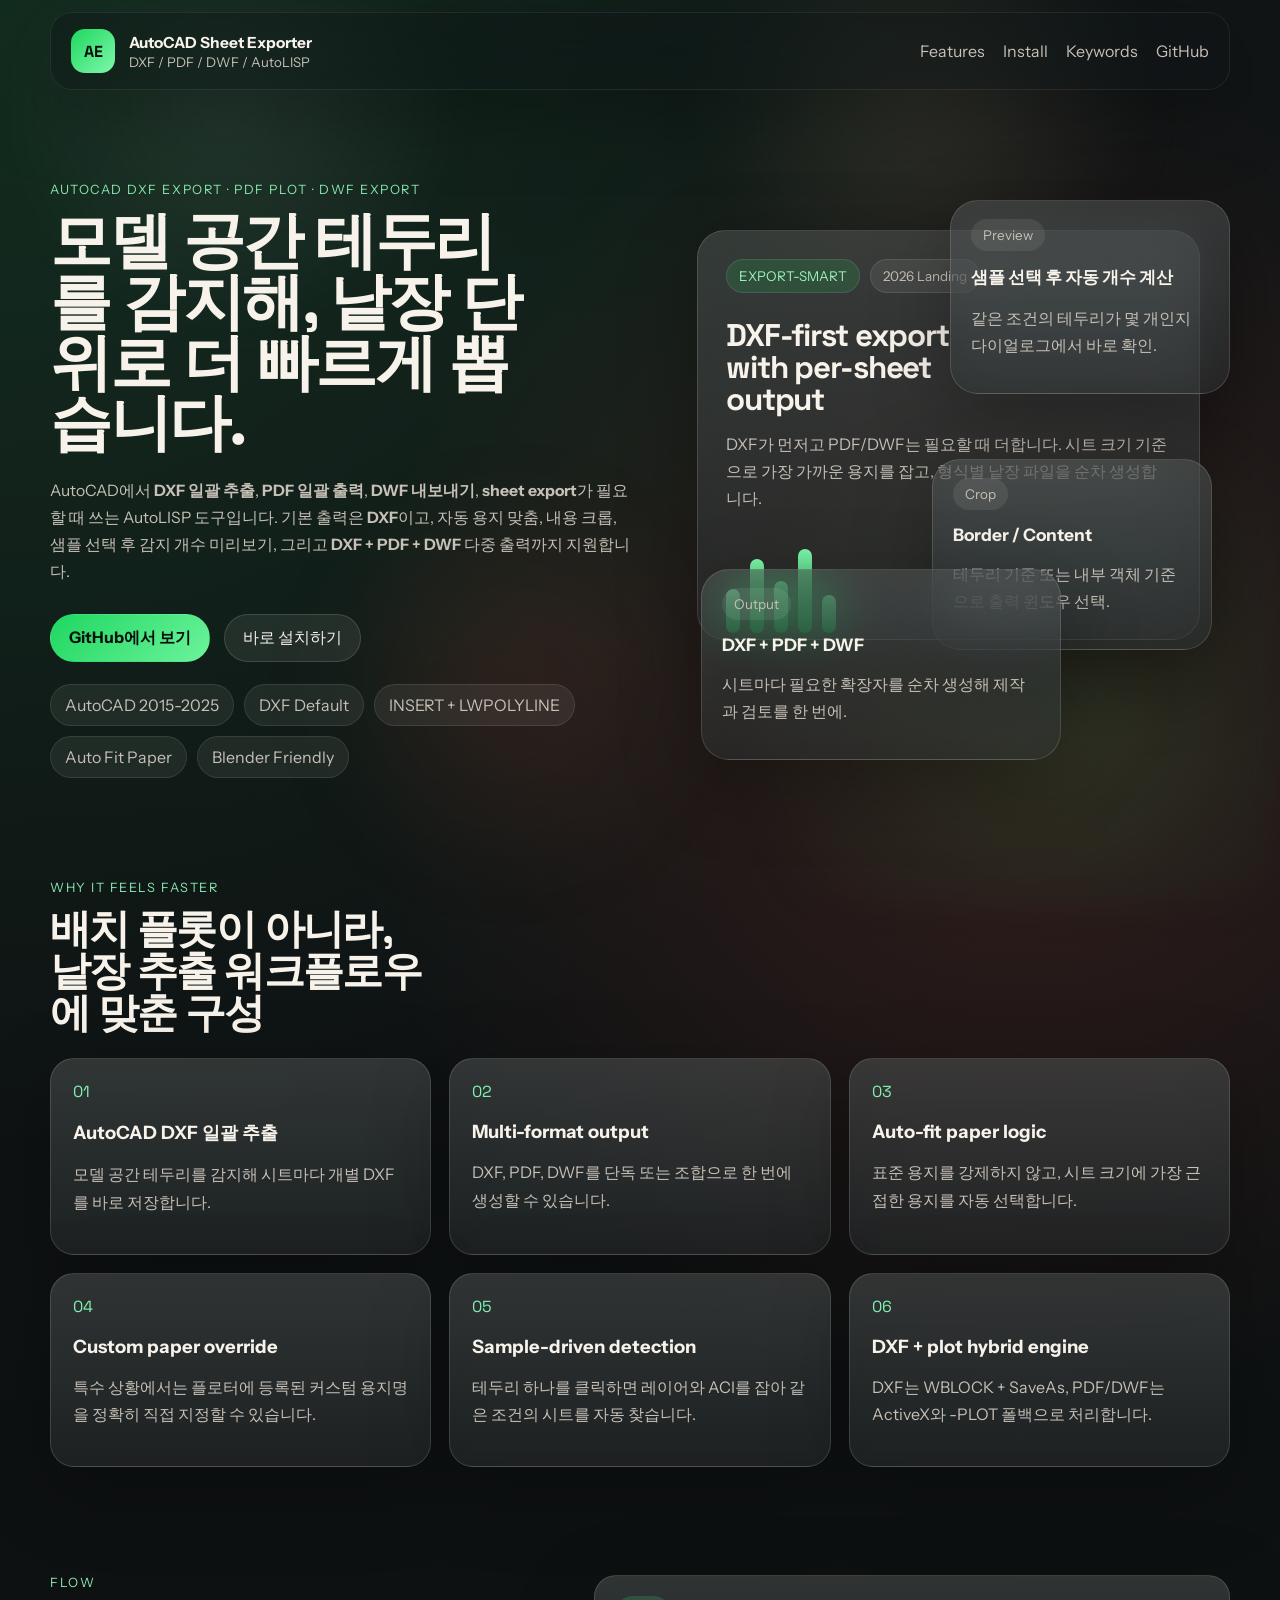
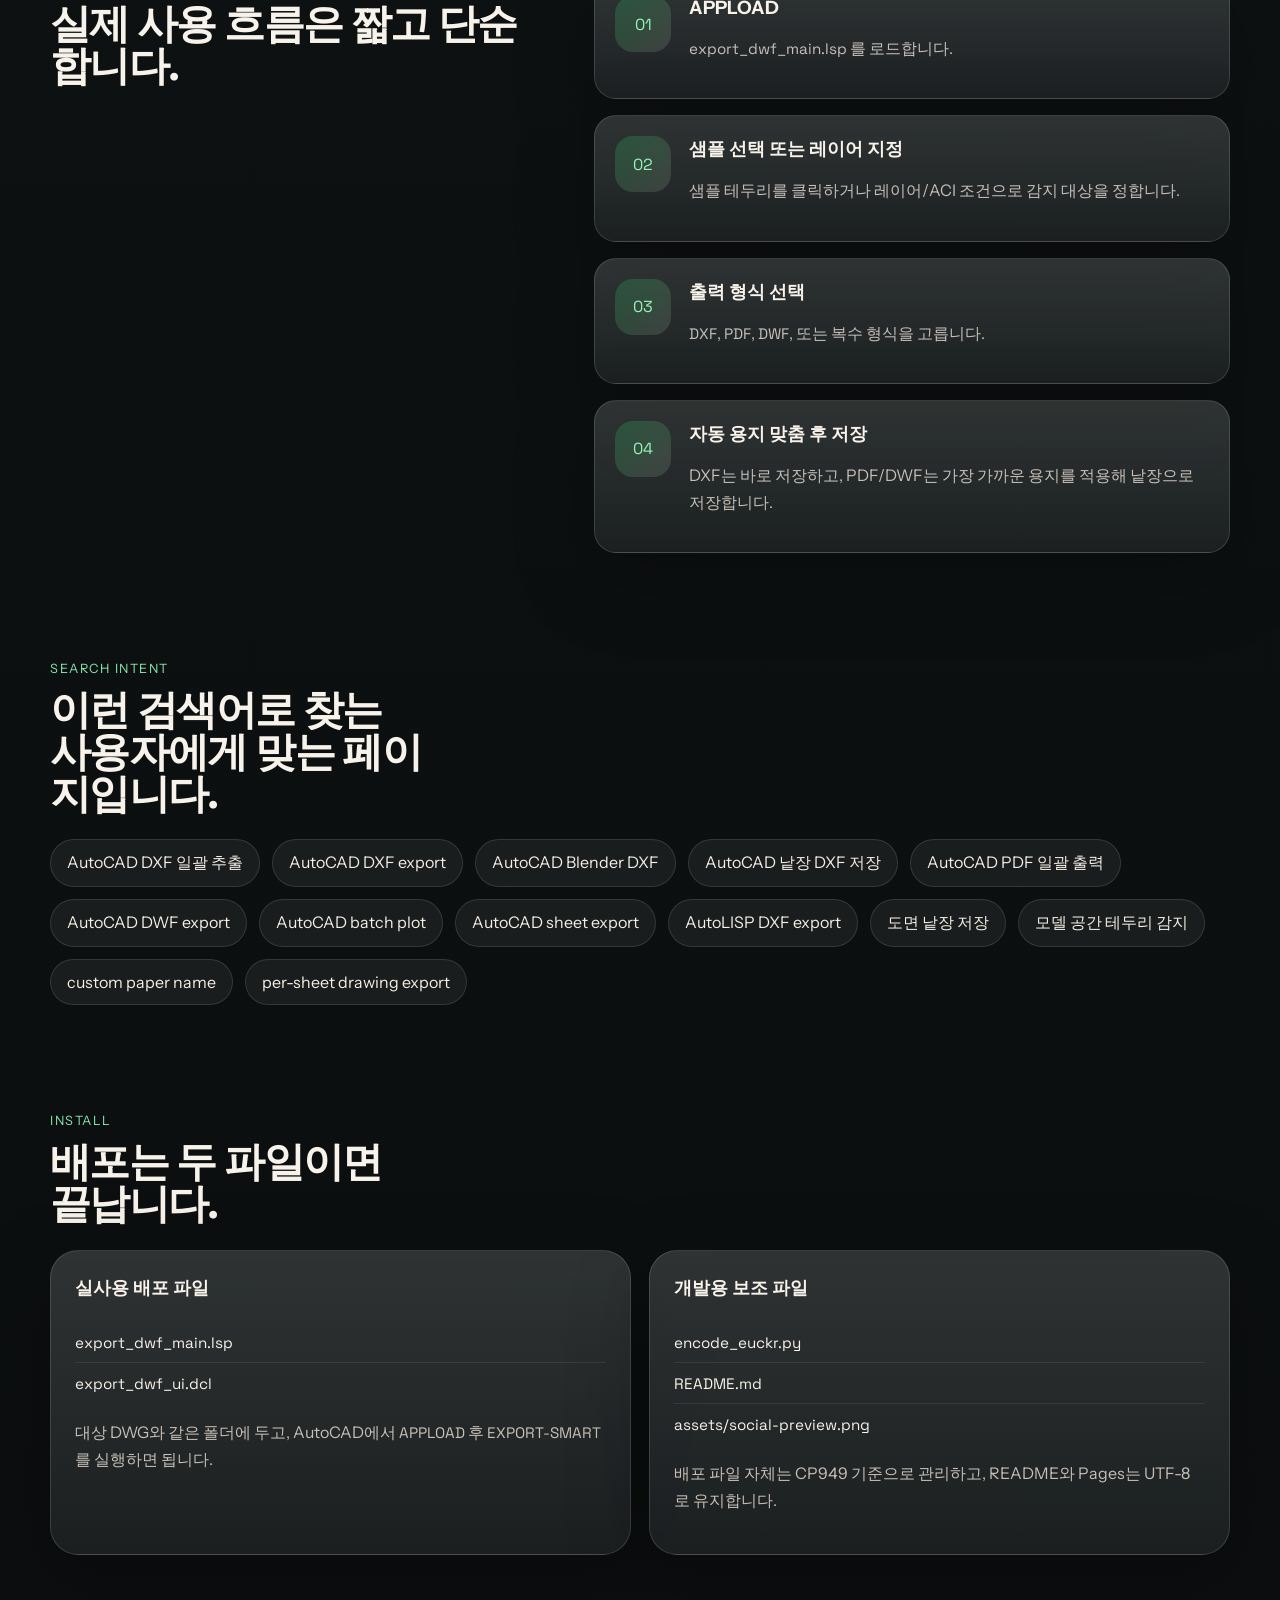
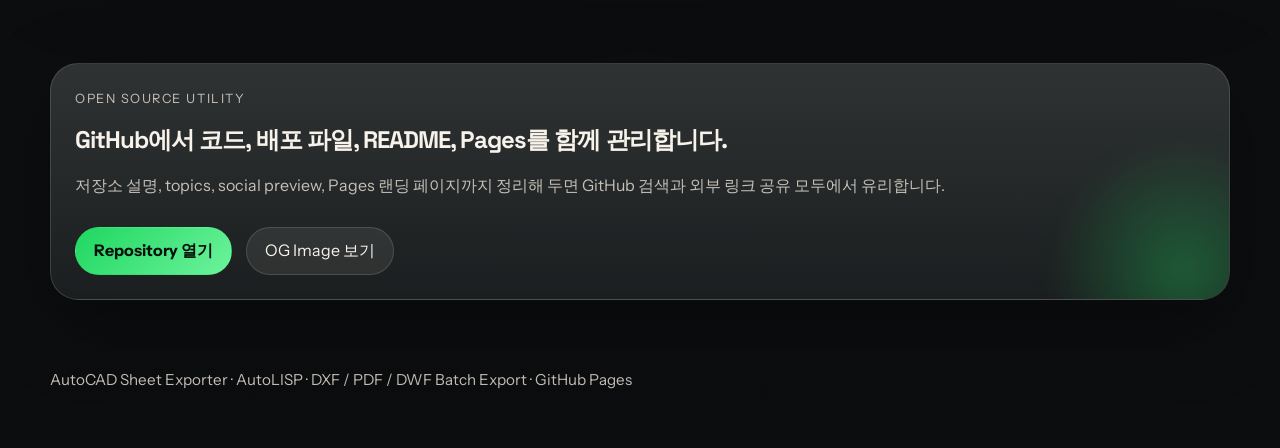
<file: docs/index.html>
<!doctype html>
<html lang="ko">
  <head>
    <meta charset="utf-8" />
    <meta name="viewport" content="width=device-width, initial-scale=1" />
    <title>AutoCAD DXF/PDF/DWF Batch Exporter | AutoLISP Sheet Export</title>
    <meta
      name="description"
      content="AutoCAD DXF 일괄 추출, PDF 일괄 출력, DWF 내보내기, batch plot, sheet export를 위한 AutoLISP 도구. 모델 공간 테두리 감지, DXF 기본 출력, 자동 용지 맞춤, 다중 형식 동시 저장 지원."
    />
    <meta
      name="keywords"
      content="AutoCAD DXF export, AutoCAD PDF 일괄 출력, AutoCAD DWF export, AutoCAD batch plot, AutoCAD sheet export, AutoCAD Blender DXF, AutoCAD 도면 낱장 저장"
    />
    <meta name="theme-color" content="#101314" />
    <meta name="robots" content="index,follow,max-image-preview:large" />
    <link rel="canonical" href="https://notoow.github.io/autocad-dwf-exporter/" />
    <link rel="icon" href="./assets/favicon.svg" type="image/svg+xml" />
    <link rel="manifest" href="./site.webmanifest" />
    <meta property="og:type" content="website" />
    <meta property="og:site_name" content="AutoCAD Sheet Exporter" />
    <meta property="og:title" content="AutoCAD DXF/PDF/DWF Batch Exporter" />
    <meta
      property="og:description"
      content="모델 공간 테두리를 감지해 DXF, PDF, DWF를 낱장 단위로 저장하는 AutoLISP 배치 내보내기 도구."
    />
    <meta property="og:url" content="https://notoow.github.io/autocad-dwf-exporter/" />
    <meta
      property="og:image"
      content="https://notoow.github.io/autocad-dwf-exporter/assets/social-preview.png"
    />
    <meta property="og:image:width" content="1280" />
    <meta property="og:image:height" content="640" />
    <meta name="twitter:card" content="summary_large_image" />
    <meta name="twitter:title" content="AutoCAD DXF/PDF/DWF Batch Exporter" />
    <meta
      name="twitter:description"
      content="AutoCAD DXF export, PDF batch export, DWF export, batch plot, sheet export를 위한 AutoLISP Pages 랜딩 페이지."
    />
    <meta
      name="twitter:image"
      content="https://notoow.github.io/autocad-dwf-exporter/assets/social-preview.png"
    />
    <link rel="preconnect" href="https://fonts.googleapis.com" />
    <link rel="preconnect" href="https://fonts.gstatic.com" crossorigin />
    <link
      href="https://fonts.googleapis.com/css2?family=Instrument+Sans:wght@400;500;600;700&family=Space+Grotesk:wght@500;700&display=swap"
      rel="stylesheet"
    />
    <link rel="stylesheet" href="./styles.css" />
    <script type="application/ld+json">
      {
        "@context": "https://schema.org",
        "@type": "SoftwareSourceCode",
        "name": "AutoCAD Sheet Exporter",
        "description": "AutoCAD DXF/PDF/DWF batch exporter for model-space sheet borders with DXF-first workflow, auto-fit paper selection, crop modes, and multi-format export.",
        "codeRepository": "https://github.com/notoow/autocad-dwf-exporter",
        "programmingLanguage": "AutoLISP",
        "runtimePlatform": "AutoCAD 2015-2025",
        "license": "https://github.com/notoow/autocad-dwf-exporter/blob/main/LICENSE",
        "keywords": [
          "AutoCAD DXF batch export",
          "AutoCAD DXF export",
          "AutoCAD Blender DXF",
          "AutoCAD PDF batch export",
          "AutoCAD DWF export",
          "AutoCAD batch plot",
          "AutoCAD sheet export",
          "AutoLISP DXF export",
          "AutoCAD 도면 낱장 저장"
        ],
        "author": {
          "@type": "Person",
          "name": "notoow"
        }
      }
    </script>
  </head>
  <body>
    <div class="ambient ambient-a"></div>
    <div class="ambient ambient-b"></div>
    <div class="grain"></div>

    <header class="topbar shell">
      <a class="brand" href="#top">
        <span class="brand-mark">AE</span>
        <span class="brand-copy">
          <strong>AutoCAD Sheet Exporter</strong>
          <small>DXF / PDF / DWF / AutoLISP</small>
        </span>
      </a>
      <nav class="nav">
        <a href="#features">Features</a>
        <a href="#install">Install</a>
        <a href="#keywords">Keywords</a>
        <a href="https://github.com/notoow/autocad-dwf-exporter">GitHub</a>
      </nav>
    </header>

    <main id="top">
      <section class="hero shell reveal">
        <div class="hero-copy">
          <p class="eyebrow">AutoCAD DXF Export · PDF Plot · DWF Export</p>
          <h1>모델 공간 테두리를 감지해, 낱장 단위로 더 빠르게 뽑습니다.</h1>
          <p class="lede">
            AutoCAD에서 <strong>DXF 일괄 추출</strong>, <strong>PDF 일괄 출력</strong>,
            <strong>DWF 내보내기</strong>, <strong>sheet export</strong>가 필요할 때 쓰는
            AutoLISP 도구입니다. 기본 출력은 <strong>DXF</strong>이고, 자동 용지 맞춤,
            내용 크롭, 샘플 선택 후 감지 개수 미리보기, 그리고
            <strong>DXF + PDF + DWF</strong> 다중 출력까지 지원합니다.
          </p>
          <div class="cta-row">
            <a class="button button-primary" href="https://github.com/notoow/autocad-dwf-exporter">
              GitHub에서 보기
            </a>
            <a class="button button-secondary" href="#install">바로 설치하기</a>
          </div>
          <ul class="signal-row">
            <li>AutoCAD 2015-2025</li>
            <li>DXF Default</li>
            <li>INSERT + LWPOLYLINE</li>
            <li>Auto Fit Paper</li>
            <li>Blender Friendly</li>
          </ul>
        </div>

        <div class="hero-stage">
          <article class="glass-panel panel-main">
            <div class="panel-top">
              <span class="pill pill-green">EXPORT-SMART</span>
              <span class="pill pill-soft">2026 Landing</span>
            </div>
            <h2>DXF-first export with per-sheet output</h2>
            <p>
              DXF가 먼저고 PDF/DWF는 필요할 때 더합니다. 시트 크기 기준으로 가장 가까운
              용지를 잡고, 형식별 낱장 파일을 순차 생성합니다.
            </p>
            <div class="eq-bars" aria-hidden="true">
              <span></span><span></span><span></span><span></span><span></span>
            </div>
          </article>

          <article class="glass-panel panel-card panel-card-a">
            <span class="chip">Preview</span>
            <strong>샘플 선택 후 자동 개수 계산</strong>
            <p>같은 조건의 테두리가 몇 개인지 다이얼로그에서 바로 확인.</p>
          </article>

          <article class="glass-panel panel-card panel-card-b">
            <span class="chip">Crop</span>
            <strong>Border / Content</strong>
            <p>테두리 기준 또는 내부 객체 기준으로 출력 윈도우 선택.</p>
          </article>

          <article class="glass-panel panel-card panel-card-c">
            <span class="chip">Output</span>
            <strong>DXF + PDF + DWF</strong>
            <p>시트마다 필요한 확장자를 순차 생성해 제작과 검토를 한 번에.</p>
          </article>
        </div>
      </section>

      <section class="shell section reveal" id="features">
        <div class="section-head">
          <p class="eyebrow">Why It Feels Faster</p>
          <h2>배치 플롯이 아니라, 낱장 추출 워크플로우에 맞춘 구성</h2>
        </div>
        <div class="card-grid">
          <article class="feature-card">
            <span class="feature-index">01</span>
            <h3>AutoCAD DXF 일괄 추출</h3>
            <p>모델 공간 테두리를 감지해 시트마다 개별 DXF를 바로 저장합니다.</p>
          </article>
          <article class="feature-card">
            <span class="feature-index">02</span>
            <h3>Multi-format output</h3>
            <p>DXF, PDF, DWF를 단독 또는 조합으로 한 번에 생성할 수 있습니다.</p>
          </article>
          <article class="feature-card">
            <span class="feature-index">03</span>
            <h3>Auto-fit paper logic</h3>
            <p>표준 용지를 강제하지 않고, 시트 크기에 가장 근접한 용지를 자동 선택합니다.</p>
          </article>
          <article class="feature-card">
            <span class="feature-index">04</span>
            <h3>Custom paper override</h3>
            <p>특수 상황에서는 플로터에 등록된 커스텀 용지명을 정확히 직접 지정할 수 있습니다.</p>
          </article>
          <article class="feature-card">
            <span class="feature-index">05</span>
            <h3>Sample-driven detection</h3>
            <p>테두리 하나를 클릭하면 레이어와 ACI를 잡아 같은 조건의 시트를 자동 찾습니다.</p>
          </article>
          <article class="feature-card">
            <span class="feature-index">06</span>
            <h3>DXF + plot hybrid engine</h3>
            <p>DXF는 WBLOCK + SaveAs, PDF/DWF는 ActiveX와 -PLOT 폴백으로 처리합니다.</p>
          </article>
        </div>
      </section>

      <section class="shell section split reveal">
        <div class="section-head compact">
          <p class="eyebrow">Flow</p>
          <h2>실제 사용 흐름은 짧고 단순합니다.</h2>
        </div>
        <div class="timeline">
          <article class="timeline-item">
            <span>01</span>
            <div>
              <h3>APPLOAD</h3>
              <p><code>export_dwf_main.lsp</code> 를 로드합니다.</p>
            </div>
          </article>
          <article class="timeline-item">
            <span>02</span>
            <div>
              <h3>샘플 선택 또는 레이어 지정</h3>
              <p>샘플 테두리를 클릭하거나 레이어/ACI 조건으로 감지 대상을 정합니다.</p>
            </div>
          </article>
          <article class="timeline-item">
            <span>03</span>
            <div>
              <h3>출력 형식 선택</h3>
              <p><code>DXF</code>, <code>PDF</code>, <code>DWF</code>, 또는 복수 형식을 고릅니다.</p>
            </div>
          </article>
          <article class="timeline-item">
            <span>04</span>
            <div>
              <h3>자동 용지 맞춤 후 저장</h3>
              <p>DXF는 바로 저장하고, PDF/DWF는 가장 가까운 용지를 적용해 낱장으로 저장합니다.</p>
            </div>
          </article>
        </div>
      </section>

      <section class="shell section reveal" id="keywords">
        <div class="section-head">
          <p class="eyebrow">Search Intent</p>
          <h2>이런 검색어로 찾는 사용자에게 맞는 페이지입니다.</h2>
        </div>
        <div class="keyword-cloud">
          <span>AutoCAD DXF 일괄 추출</span>
          <span>AutoCAD DXF export</span>
          <span>AutoCAD Blender DXF</span>
          <span>AutoCAD 낱장 DXF 저장</span>
          <span>AutoCAD PDF 일괄 출력</span>
          <span>AutoCAD DWF export</span>
          <span>AutoCAD batch plot</span>
          <span>AutoCAD sheet export</span>
          <span>AutoLISP DXF export</span>
          <span>도면 낱장 저장</span>
          <span>모델 공간 테두리 감지</span>
          <span>custom paper name</span>
          <span>per-sheet drawing export</span>
        </div>
      </section>

      <section class="shell section install reveal" id="install">
        <div class="section-head">
          <p class="eyebrow">Install</p>
          <h2>배포는 두 파일이면 끝납니다.</h2>
        </div>
        <div class="install-layout">
          <article class="glass-panel install-card">
            <h3>실사용 배포 파일</h3>
            <ul class="clean-list">
              <li><code>export_dwf_main.lsp</code></li>
              <li><code>export_dwf_ui.dcl</code></li>
            </ul>
            <p>대상 DWG와 같은 폴더에 두고, AutoCAD에서 <code>APPLOAD</code> 후 <code>EXPORT-SMART</code> 를 실행하면 됩니다.</p>
          </article>
          <article class="glass-panel install-card">
            <h3>개발용 보조 파일</h3>
            <ul class="clean-list">
              <li><code>encode_euckr.py</code></li>
              <li><code>README.md</code></li>
              <li><code>assets/social-preview.png</code></li>
            </ul>
            <p>배포 파일 자체는 CP949 기준으로 관리하고, README와 Pages는 UTF-8로 유지합니다.</p>
          </article>
        </div>
      </section>

      <section class="shell section final-cta reveal">
        <article class="glass-panel final-panel">
          <p class="eyebrow">Open Source Utility</p>
          <h2>GitHub에서 코드, 배포 파일, README, Pages를 함께 관리합니다.</h2>
          <p>
            저장소 설명, topics, social preview, Pages 랜딩 페이지까지 정리해 두면
            GitHub 검색과 외부 링크 공유 모두에서 유리합니다.
          </p>
          <div class="cta-row">
            <a class="button button-primary" href="https://github.com/notoow/autocad-dwf-exporter">
              Repository 열기
            </a>
            <a class="button button-secondary" href="./assets/social-preview.png">
              OG Image 보기
            </a>
          </div>
        </article>
      </section>
    </main>

    <footer class="shell footer">
      <p>AutoCAD Sheet Exporter · AutoLISP · DXF / PDF / DWF Batch Export · GitHub Pages</p>
    </footer>
  </body>
</html>
</file>
<file: docs/styles.css>
:root {
  --bg: #0d1011;
  --bg-soft: #12181a;
  --card: rgba(255, 250, 243, 0.08);
  --card-strong: rgba(255, 248, 238, 0.14);
  --stroke: rgba(255, 248, 238, 0.14);
  --text: #f7f2ea;
  --muted: #c6c0b7;
  --green: #1ed760;
  --green-deep: #0a7c35;
  --sand: #f4efe6;
  --red: #d24d3f;
  --shadow: 0 24px 80px rgba(0, 0, 0, 0.28);
}

* {
  box-sizing: border-box;
}

html {
  scroll-behavior: smooth;
}

body {
  margin: 0;
  font-family: "Instrument Sans", "Segoe UI", sans-serif;
  color: var(--text);
  background:
    radial-gradient(circle at top left, rgba(30, 215, 96, 0.12), transparent 30%),
    radial-gradient(circle at 80% 20%, rgba(210, 77, 63, 0.18), transparent 22%),
    linear-gradient(180deg, #111516 0%, #0d1011 55%, #0b0d0e 100%);
  min-height: 100vh;
  overflow-x: hidden;
}

a {
  color: inherit;
  text-decoration: none;
}

code {
  font-family: "Space Grotesk", monospace;
  font-size: 0.95em;
}

.ambient,
.grain {
  pointer-events: none;
  position: fixed;
  inset: 0;
}

.ambient-a {
  background:
    radial-gradient(circle at 18% 12%, rgba(255, 255, 255, 0.08), transparent 18%),
    radial-gradient(circle at 82% 78%, rgba(30, 215, 96, 0.12), transparent 26%);
  filter: blur(24px);
}

.ambient-b {
  background:
    radial-gradient(circle at 72% 10%, rgba(255, 214, 168, 0.12), transparent 18%),
    radial-gradient(circle at 40% 76%, rgba(210, 77, 63, 0.12), transparent 20%);
  filter: blur(42px);
}

.grain {
  opacity: 0.08;
  background-image:
    linear-gradient(transparent 0, rgba(255, 255, 255, 0.22) 50%, transparent 100%),
    url("data:image/svg+xml,%3Csvg xmlns='http://www.w3.org/2000/svg' width='120' height='120' viewBox='0 0 120 120'%3E%3Cg fill='%23ffffff' fill-opacity='.18'%3E%3Ccircle cx='4' cy='8' r='1'/%3E%3Ccircle cx='42' cy='26' r='1'/%3E%3Ccircle cx='88' cy='14' r='1'/%3E%3Ccircle cx='28' cy='76' r='1'/%3E%3Ccircle cx='100' cy='84' r='1'/%3E%3Ccircle cx='62' cy='58' r='1'/%3E%3C/g%3E%3C/svg%3E");
  mix-blend-mode: soft-light;
}

.shell {
  width: min(1180px, calc(100% - 32px));
  margin: 0 auto;
}

.topbar {
  position: sticky;
  top: 12px;
  z-index: 20;
  margin-top: 12px;
  padding: 16px 20px;
  display: flex;
  justify-content: space-between;
  align-items: center;
  gap: 24px;
  background: rgba(17, 21, 22, 0.5);
  border: 1px solid rgba(255, 250, 243, 0.08);
  border-radius: 22px;
  backdrop-filter: blur(24px) saturate(140%);
  box-shadow: var(--shadow);
}

.brand {
  display: flex;
  align-items: center;
  gap: 14px;
}

.brand-mark {
  display: grid;
  place-items: center;
  width: 44px;
  height: 44px;
  border-radius: 14px;
  background: linear-gradient(135deg, var(--green), #7ef8aa);
  color: #09100c;
  font-family: "Space Grotesk", sans-serif;
  font-weight: 700;
}

.brand-copy {
  display: flex;
  flex-direction: column;
  gap: 2px;
}

.brand-copy strong {
  font-size: 0.96rem;
}

.brand-copy small,
.nav a {
  color: var(--muted);
}

.nav {
  display: flex;
  gap: 18px;
  flex-wrap: wrap;
}

.nav a:hover {
  color: var(--text);
}

.hero {
  padding: 92px 0 48px;
  display: grid;
  grid-template-columns: 1.02fr 0.98fr;
  gap: 32px;
  align-items: center;
}

.eyebrow {
  margin: 0 0 14px;
  color: #88e7ae;
  font-size: 0.8rem;
  letter-spacing: 0.12em;
  text-transform: uppercase;
}

.hero h1,
.section-head h2,
.final-panel h2 {
  margin: 0;
  font-family: "Space Grotesk", sans-serif;
  font-weight: 700;
  letter-spacing: -0.04em;
}

.hero h1 {
  font-size: clamp(2.05rem, 4.85vw, 3.95rem);
  line-height: 0.98;
  max-width: 12ch;
}

.lede {
  max-width: 60ch;
  margin: 24px 0 0;
  font-size: 0.98rem;
  line-height: 1.72;
  color: var(--muted);
}

.cta-row {
  display: flex;
  gap: 14px;
  margin-top: 28px;
  flex-wrap: wrap;
}

.button {
  min-height: 48px;
  padding: 0 18px;
  display: inline-flex;
  align-items: center;
  border-radius: 999px;
  border: 1px solid var(--stroke);
  transition: transform 180ms ease, border-color 180ms ease, background 180ms ease;
}

.button:hover {
  transform: translateY(-1px);
}

.button-primary {
  background: linear-gradient(135deg, var(--green), #6df39c);
  color: #06100a;
  border-color: transparent;
  font-weight: 700;
}

.button-secondary {
  background: rgba(255, 250, 243, 0.08);
}

.signal-row,
.clean-list {
  margin: 22px 0 0;
  padding: 0;
  list-style: none;
}

.signal-row {
  display: flex;
  flex-wrap: wrap;
  gap: 10px;
}

.signal-row li {
  padding: 10px 14px;
  border-radius: 999px;
  background: rgba(255, 248, 238, 0.07);
  border: 1px solid rgba(255, 248, 238, 0.1);
  color: var(--muted);
}

.hero-stage {
  position: relative;
  min-height: 560px;
}

.glass-panel,
.feature-card,
.timeline-item {
  border: 1px solid var(--stroke);
  backdrop-filter: blur(24px) saturate(145%);
  background:
    linear-gradient(180deg, rgba(255, 251, 246, 0.14), rgba(255, 251, 246, 0.06)),
    rgba(17, 24, 26, 0.44);
  box-shadow: var(--shadow);
}

.glass-panel {
  border-radius: 28px;
}

.panel-main {
  position: absolute;
  inset: 30px 30px 120px 30px;
  padding: 28px;
}

.panel-main h2 {
  margin: 26px 0 12px;
  max-width: 12ch;
  font-family: "Space Grotesk", sans-serif;
  font-size: clamp(1.7rem, 2.45vw, 2.35rem);
  line-height: 1.02;
  letter-spacing: -0.04em;
}

.panel-main p,
.panel-card p,
.feature-card p,
.timeline-item p,
.install-card p,
.final-panel p {
  color: var(--muted);
  line-height: 1.7;
}

.panel-top,
.chip {
  display: inline-flex;
  align-items: center;
  gap: 10px;
}

.pill,
.chip {
  border-radius: 999px;
  padding: 8px 12px;
  font-size: 0.84rem;
}

.pill {
  border: 1px solid rgba(255, 255, 255, 0.1);
}

.pill-green {
  background: rgba(30, 215, 96, 0.14);
  color: #9cf3bb;
}

.pill-soft,
.chip {
  background: rgba(255, 248, 238, 0.08);
  color: var(--muted);
}

.eq-bars {
  display: flex;
  gap: 10px;
  align-items: end;
  margin-top: 36px;
  height: 84px;
}

.eq-bars span {
  width: 14px;
  border-radius: 999px;
  background: linear-gradient(180deg, #7ef8aa, #0d7f38);
  animation: pulse 1.7s ease-in-out infinite;
}

.eq-bars span:nth-child(1) { height: 44px; animation-delay: 0s; }
.eq-bars span:nth-child(2) { height: 74px; animation-delay: 0.18s; }
.eq-bars span:nth-child(3) { height: 52px; animation-delay: 0.3s; }
.eq-bars span:nth-child(4) { height: 84px; animation-delay: 0.45s; }
.eq-bars span:nth-child(5) { height: 38px; animation-delay: 0.62s; }

.panel-card {
  position: absolute;
  width: min(280px, 62%);
  padding: 18px 20px;
}

.panel-card strong {
  display: block;
  margin-top: 14px;
  font-size: 1.08rem;
}

.panel-card-a { right: 0; top: 0; }
.panel-card-b { right: 18px; bottom: 110px; }
.panel-card-c { left: 34px; bottom: 0; width: min(360px, 76%); }

.section {
  padding: 54px 0;
}

.section-head {
  margin-bottom: 24px;
}

.section-head h2 {
  font-size: clamp(1.75rem, 3.2vw, 2.75rem);
  line-height: 1.02;
  max-width: 14ch;
}

.section-head.compact h2 {
  max-width: 18ch;
}

.card-grid {
  display: grid;
  grid-template-columns: repeat(3, minmax(0, 1fr));
  gap: 18px;
}

.feature-card {
  padding: 22px;
  border-radius: 24px;
}

.feature-index {
  display: inline-block;
  margin-bottom: 18px;
  font-family: "Space Grotesk", sans-serif;
  color: #80f0af;
}

.feature-card h3,
.timeline-item h3,
.install-card h3 {
  margin: 0;
  font-size: 1.15rem;
}

.split {
  display: grid;
  grid-template-columns: 0.9fr 1.1fr;
  gap: 24px;
  align-items: start;
}

.timeline {
  display: grid;
  gap: 16px;
}

.timeline-item {
  display: grid;
  grid-template-columns: 56px 1fr;
  gap: 18px;
  padding: 20px;
  border-radius: 22px;
}

.timeline-item span {
  display: grid;
  place-items: center;
  width: 56px;
  height: 56px;
  border-radius: 18px;
  background: linear-gradient(135deg, rgba(30, 215, 96, 0.22), rgba(255, 248, 238, 0.12));
  font-family: "Space Grotesk", sans-serif;
  color: #98f2b7;
}

.keyword-cloud {
  display: flex;
  flex-wrap: wrap;
  gap: 12px;
}

.keyword-cloud span {
  padding: 12px 16px;
  border-radius: 999px;
  border: 1px solid rgba(255, 248, 238, 0.12);
  background: rgba(255, 248, 238, 0.06);
  color: var(--sand);
}

.install-layout {
  display: grid;
  grid-template-columns: repeat(2, minmax(0, 1fr));
  gap: 18px;
}

.install-card,
.final-panel {
  padding: 24px;
}

.clean-list li {
  padding: 10px 0;
  border-bottom: 1px solid rgba(255, 248, 238, 0.08);
}

.clean-list li:last-child {
  border-bottom: 0;
}

.final-panel {
  position: relative;
  overflow: hidden;
}

.final-panel::after {
  content: "";
  position: absolute;
  inset: auto -8% -48% auto;
  width: 280px;
  height: 280px;
  border-radius: 50%;
  background: radial-gradient(circle, rgba(30, 215, 96, 0.32), transparent 68%);
  filter: blur(10px);
}

.footer {
  padding: 0 0 44px;
  color: var(--muted);
  font-size: 0.95rem;
}

.reveal {
  animation: fade-up 0.7s ease both;
}

@keyframes fade-up {
  from {
    opacity: 0;
    transform: translateY(16px);
  }
  to {
    opacity: 1;
    transform: translateY(0);
  }
}

@keyframes pulse {
  0%, 100% {
    transform: scaleY(0.92);
    opacity: 0.88;
  }
  50% {
    transform: scaleY(1.08);
    opacity: 1;
  }
}

@media (max-width: 1024px) {
  .hero,
  .split,
  .install-layout,
  .card-grid {
    grid-template-columns: 1fr;
  }

  .hero-stage {
    min-height: 640px;
  }
}

@media (max-width: 720px) {
  .topbar {
    padding: 14px 16px;
  }

  .nav {
    display: none;
  }

  .hero {
    padding-top: 72px;
  }

  .hero h1 {
    font-size: clamp(1.9rem, 9.8vw, 2.85rem);
    max-width: 100%;
  }

  .panel-main {
    inset: 0 0 184px 0;
  }

  .panel-card-a { right: 0; top: 344px; }
  .panel-card-b { right: 0; bottom: 92px; }
  .panel-card-c { left: 0; bottom: 0; width: 100%; }

  .panel-card {
    width: 100%;
  }

  .keyword-cloud span,
  .signal-row li {
    width: 100%;
  }
}
</file>
